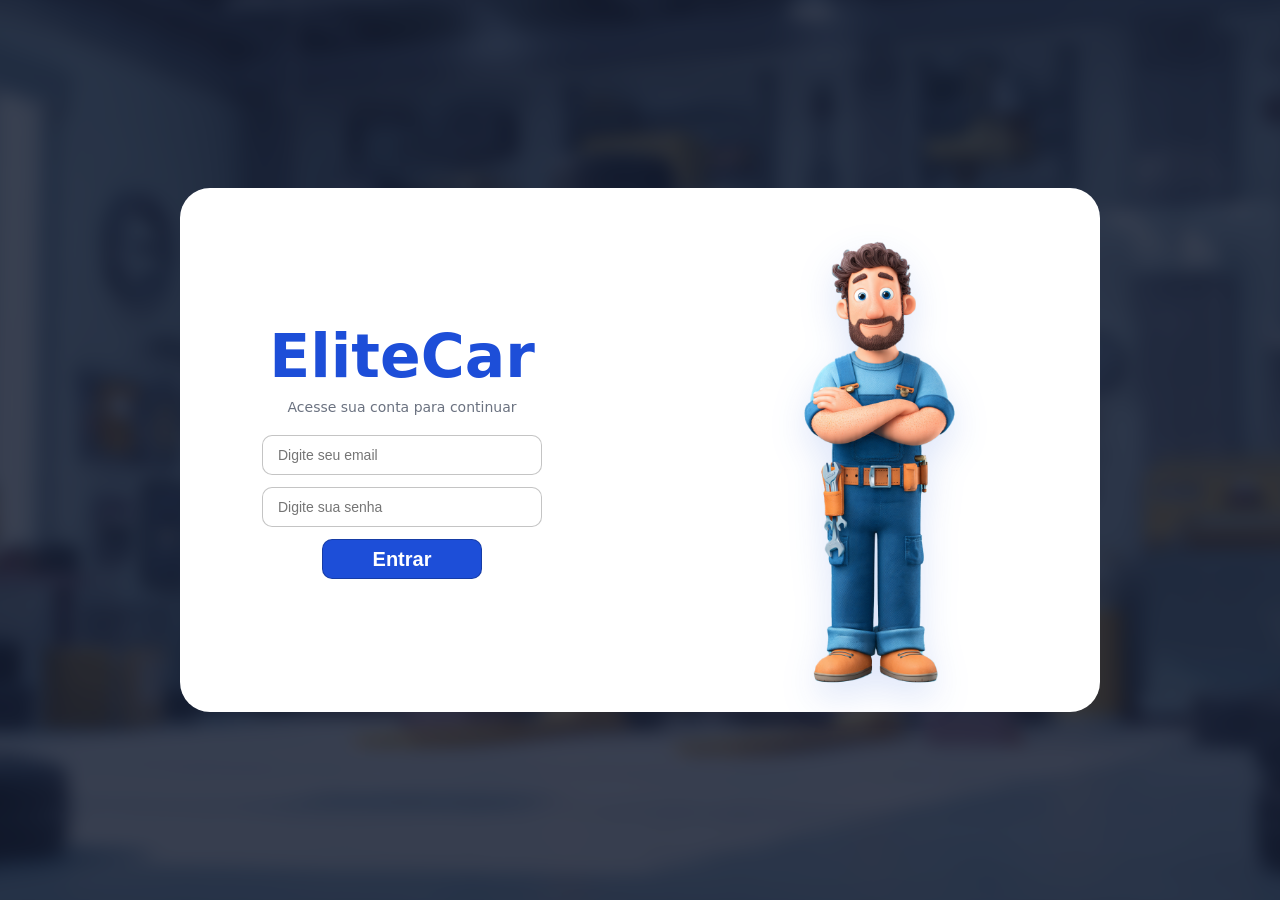
<file: index.html>
<!DOCTYPE html>
<html lang="pt-br">
<head>
    <meta charset="UTF-8">
    <meta name="viewport" content="width=device-width, initial-scale=1.0">
    <title>EliteCar</title>
    <link rel="stylesheet" href="stylesheet.css">
</head>
<body>
    <main class="container">
        <section class="login-panel">
            <form>
                <h1 id="header_title">EliteCar</h1>
                <p class="subtitle">Acesse sua conta para continuar</p>
                <div class="input_box">
                    <input id="usuario" placeholder="Digite seu email" type="email">
                </div>
                <div class="input_box">
                    <input id="senha" placeholder="Digite sua senha" type="password">
                </div>
                <button onclick="enviar()">Entrar</button>
            </form>
        </section>
        <section class="welcome-visual" aria-label="Ilustração de boas-vindas">
            <div class="character-frame">
                <img src="cute-3d-animated-cartoon-character-of-an-adult-mec.png" alt="Mascote mecânico 3D de boas-vindas">
            </div>
        </section>


        <script>
            
            function enviar(){

                const mec_usuario = "gabriellopes12300@gmail.com"
                const mec_senha = "@Ga20050808"

                const mec_usuario2 = "joaobaitola@gmail.com"
                const mec_senha2 = "1234"
                event.preventDefault();
                
                const usuario = document.querySelector("#usuario").value
                const senha = document.querySelector("#senha").value

                if (usuario == '' || usuario == null || senha == '' || senha == null){
                    alert("Digite um nome de usuário e senha")
                }

                else if (usuario == mec_usuario && senha == mec_senha ){
                    window.location.href = "Test.html";
                }

                else if (usuario == mec_usuario2 && senha == mec_senha2 ){
                    window.location.href = "Test.html";
                }
                else{
                    alert("Usuário ou senha incorretos")
                }

                console.log(usuario, senha)
            }



        </script>
    </main>
</body>
</html>
</file>
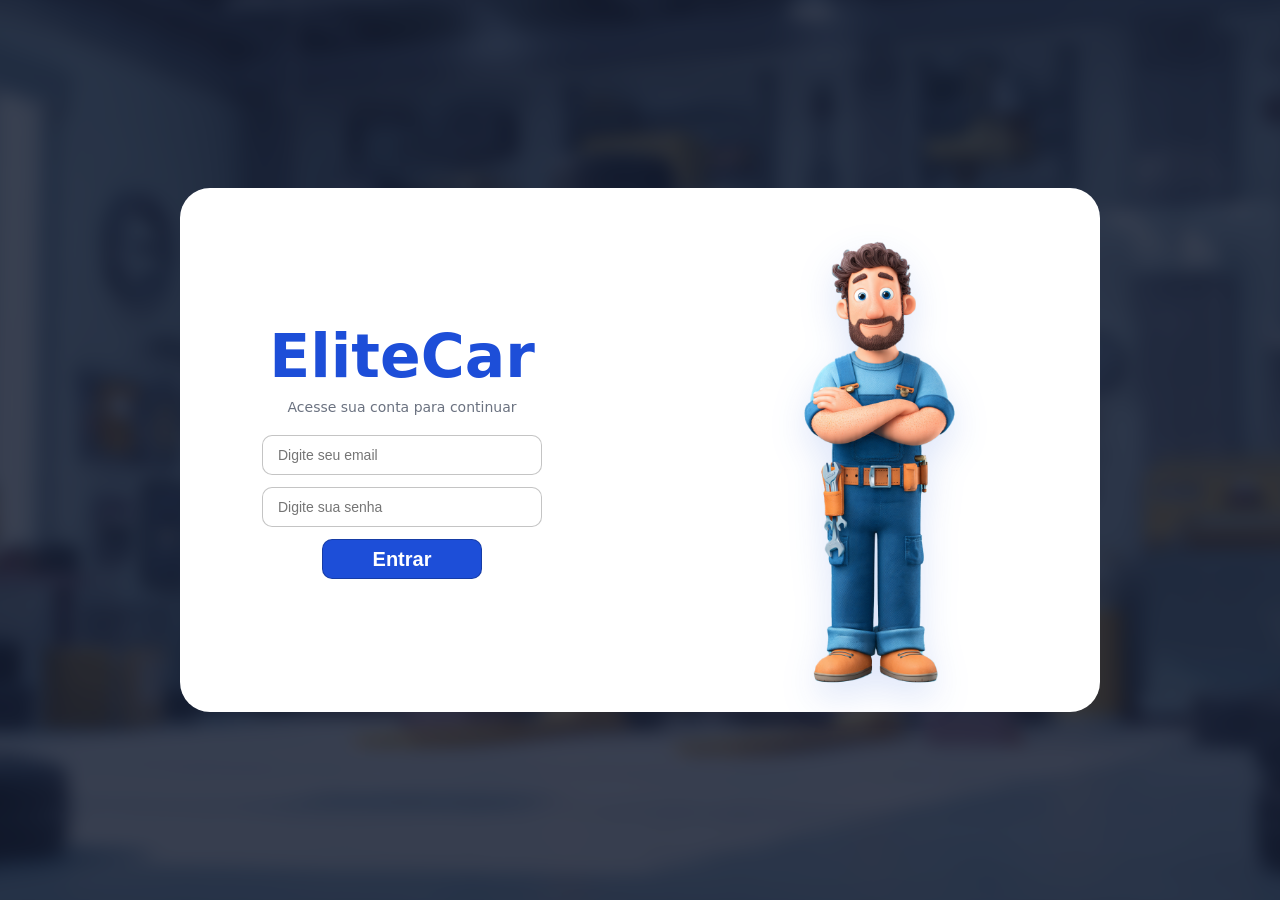
<file: login.html>
<!DOCTYPE html>
<html lang="pt-br">
<head>
    <meta charset="UTF-8">
    <meta name="viewport" content="width=device-width, initial-scale=1.0">
    <title>EliteCar</title>
    <link rel="stylesheet" href="stylesheet.css">
</head>
<body>
    <main class="container">
        <section class="login-panel">
            <form>
                <h1 id="header_title">EliteCar</h1>
                <p class="subtitle">Acesse sua conta para continuar</p>
                <div class="input_box">
                    <input id="usuario" placeholder="Digite seu email" type="email">
                </div>
                <div class="input_box">
                    <input id="senha" placeholder="Digite sua senha" type="password">
                </div>
                <button onclick="enviar()">Entrar</button>
            </form>
        </section>
        <section class="welcome-visual" aria-label="Ilustração de boas-vindas">
            <div class="character-frame">
                <img src="cute-3d-animated-cartoon-character-of-an-adult-mec.png" alt="Mascote mecânico 3D de boas-vindas">
            </div>
        </section>


        <script>
            
            function enviar(){

                const mec_usuario = "gabriellopes12300@gmail.com"
                const mec_senha = "@Ga20050808"
                event.preventDefault();
                
                const usuario = document.querySelector("#usuario").value
                const senha = document.querySelector("#senha").value

                if (usuario == '' || usuario == null || senha == '' || senha == null){
                    alert("Digite um nome de usuário e senha")
                }

                else if (usuario == mec_usuario && senha == mec_senha ){
                    window.location.href = "Test.html";
                }
                else{
                    alert("Usuário ou senha incorretos")
                }

                console.log(usuario, senha)
            }



        </script>
    </main>
</body>
</html>
</file>
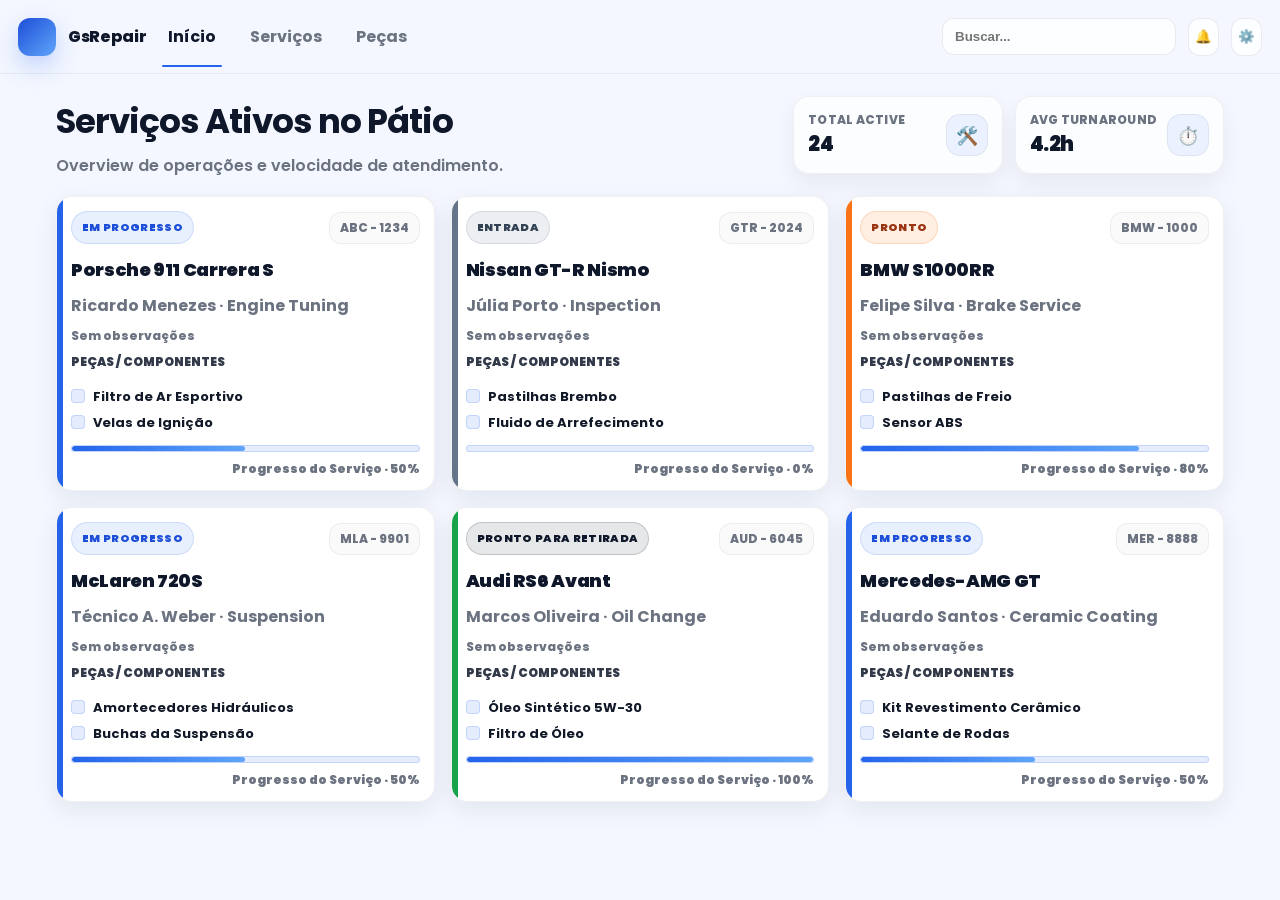
<file: Test.html>
<!doctype html>
<html lang="pt-br">
<head>
  <meta charset="UTF-8" />
  <meta name="viewport" content="width=device-width, initial-scale=1.0" />
  <title>Gestão de Veículos, Peças e Manutenções</title>
  <link rel="preconnect" href="https://fonts.googleapis.com" />
  <link rel="preconnect" href="https://fonts.gstatic.com" crossorigin />
  <link href="https://fonts.googleapis.com/css2?family=Poppins:wght@400;600;700;800;900&display=swap" rel="stylesheet" />
  <style>
    :root {
      --bg: #f4f7ff;
      --card: #ffffff;
      --text: #0f172a;
      --muted: #6b7280;
      --blue: #1d4ed8;
      --blue-2: #2563eb;
      --shadow: 0 8px 24px rgba(15, 23, 42, 0.08);
      --radius: 16px;
    }

    * { box-sizing: border-box; }

    body {
      margin: 0;
      font-family: "Poppins", ui-sans-serif, system-ui, -apple-system, Segoe UI, Roboto, Helvetica, Arial, "Apple Color Emoji",
        "Segoe UI Emoji";
      color: var(--text);
      background: var(--bg);
    }

    .topbar {
      position: sticky;
      top: 0;
      z-index: 50;
      display: flex;
      align-items: center;
      justify-content: space-between;
      gap: 16px;
      padding: 14px 18px;
      background: rgba(244, 247, 255, 0.92);
      backdrop-filter: blur(8px);
      border-bottom: 1px solid rgba(15, 23, 42, 0.06);
    }

    .brand {
      display: flex;
      align-items: center;
      gap: 12px;
      font-weight: 800;
      letter-spacing: -0.02em;
      white-space: nowrap;
    }

    .brand-badge {
      width: 38px;
      height: 38px;
      border-radius: 12px;
      background: linear-gradient(135deg, var(--blue), #60a5fa);
      box-shadow: 0 10px 24px rgba(37, 99, 235, 0.25);
    }

    .nav {
      display: flex;
      align-items: center;
      gap: 22px;
      flex: 1;
    }

    .nav-link {
      position: relative;
      text-decoration: none;
      color: var(--muted);
      font-weight: 700;
      padding: 10px 6px;
      border-radius: 10px;
      transition: color 120ms ease, background 120ms ease;
    }

    .nav-link:hover {
      background: rgba(37, 99, 235, 0.08);
      color: var(--text);
    }

    .nav-link.active {
      color: var(--text);
    }

    .nav-link.active::after {
      content: "";
      position: absolute;
      left: 0;
      right: 0;
      bottom: -8px;
      height: 2px;
      background: var(--blue-2);
      border-radius: 999px;
    }

    .topbar-right {
      display: flex;
      align-items: center;
      gap: 12px;
      justify-content: flex-end;
      min-width: 320px;
    }

    .search {
      width: 100%;
      max-width: 360px;
      border-radius: 12px;
      background: rgba(255, 255, 255, 0.8);
      border: 1px solid rgba(15, 23, 42, 0.08);
      padding: 10px 12px;
      outline: none;
      font-weight: 600;
      color: var(--text);
    }

    .icon-btn {
      width: 38px;
      height: 38px;
      border-radius: 12px;
      border: 1px solid rgba(15, 23, 42, 0.08);
      background: rgba(255, 255, 255, 0.8);
      display: inline-flex;
      align-items: center;
      justify-content: center;
      cursor: pointer;
      transition: transform 120ms ease;
    }

    .icon-btn:active { transform: scale(0.98); }

    main {
      max-width: 1200px;
      margin: 22px auto;
      padding: 0 16px 40px;
    }

    .page-head {
      display: flex;
      align-items: flex-start;
      justify-content: space-between;
      gap: 18px;
      margin: 10px 0 18px;
    }

    .page-title h1 {
      margin: 0;
      font-size: 34px;
      letter-spacing: -0.03em;
    }

    .page-title p {
      margin: 6px 0 0;
      color: var(--muted);
      font-weight: 600;
    }

    .kpis {
      display: grid;
      grid-template-columns: 1fr 1fr;
      gap: 12px;
      min-width: 270px;
    }

    .kpi {
      background: rgba(255, 255, 255, 0.72);
      border: 1px solid rgba(15, 23, 42, 0.06);
      border-radius: 16px;
      padding: 14px 14px;
      box-shadow: 0 10px 22px rgba(15, 23, 42, 0.06);
      display: flex;
      align-items: center;
      justify-content: space-between;
      gap: 10px;
    }

    .kpi .label {
      color: var(--muted);
      font-weight: 800;
      font-size: 12px;
      letter-spacing: 0.02em;
      text-transform: uppercase;
    }

    .kpi .value {
      font-size: 20px;
      font-weight: 900;
      letter-spacing: -0.02em;
    }

    .kpi .icon {
      width: 42px;
      height: 42px;
      border-radius: 14px;
      display: inline-flex;
      align-items: center;
      justify-content: center;
      font-size: 18px;
      border: 1px solid rgba(15, 23, 42, 0.06);
      background: rgba(37, 99, 235, 0.08);
    }

    .section { display: none; }
    .section.active { display: block; }

    .cards-grid {
      display: grid;
      grid-template-columns: repeat(3, minmax(0, 1fr));
      gap: 16px;
    }

    @media (max-width: 980px) {
      .topbar-right { min-width: auto; }
      .cards-grid { grid-template-columns: repeat(2, minmax(0, 1fr)); }
      .page-title h1 { font-size: 28px; }
    }

    @media (max-width: 640px) {
      .nav { justify-content: flex-start; overflow: auto; }
      .topbar { flex-wrap: wrap; }
      .topbar-right { width: 100%; }
      .search { max-width: none; }
      .cards-grid { grid-template-columns: 1fr; }
      .kpis { grid-template-columns: 1fr; }
    }

    .card {
      background: var(--card);
      border-radius: var(--radius);
      box-shadow: var(--shadow);
      border: 1px solid rgba(15, 23, 42, 0.06);
      overflow: hidden;
      position: relative;
      cursor: pointer;
      transition: transform 160ms ease, box-shadow 160ms ease, border-color 160ms ease;
    }

    .card:hover {
      transform: translateY(-2px);
      box-shadow: 0 12px 28px rgba(15, 23, 42, 0.12);
      border-color: rgba(37, 99, 235, 0.18);
    }

    .card:active {
      transform: translateY(-1px) scale(0.995);
    }

    .card:focus-visible {
      outline: 3px solid rgba(37, 99, 235, 0.35);
      outline-offset: 2px;
    }

    .card::before {
      content: "";
      position: absolute;
      left: 0;
      top: 0;
      bottom: 0;
      width: 6px;
      background: #2563eb;
    }

    .card.card-blue::before { background: #2563eb; }
    .card.card-gray::before { background: #64748b; }
    .card.card-green::before { background: #16a34a; }
    .card.card-orange::before { background: #f97316; }
    .card.card-red::before { background: #ef4444; }

    .card-inner {
      padding: 14px 14px 12px;
      display: flex;
      flex-direction: column;
      gap: 10px;
    }

    .card-top {
      display: flex;
      align-items: center;
      justify-content: space-between;
      gap: 10px;
    }

    .pill {
      font-weight: 900;
      font-size: 11px;
      text-transform: uppercase;
      padding: 7px 10px;
      border-radius: 999px;
      border: 1px solid rgba(15, 23, 42, 0.06);
      background: rgba(15, 23, 42, 0.03);
      color: var(--text);
      letter-spacing: 0.03em;
      white-space: nowrap;
    }

    .pill.progress {
      background: rgba(37, 99, 235, 0.1);
      color: #1d4ed8;
      border-color: rgba(37, 99, 235, 0.15);
    }

    .pill.incoming {
      background: rgba(100, 116, 139, 0.12);
      color: #334155;
      border-color: rgba(100, 116, 139, 0.18);
    }

    .pill.ready {
      background: rgba(249, 115, 22, 0.12);
      color: #9a3412;
      border-color: rgba(249, 115, 22, 0.20);
    }

    .pill.done {
      background: rgba(22, 163, 74, 0.12);
      color: #14532d;
      border-color: rgba(22, 163, 74, 0.20);
    }

    .pill.pickup {
      background: rgba(15, 23, 42, 0.10);
      color: #0f172a;
      border-color: rgba(15, 23, 42, 0.18);
    }

    .badge-mini {
      font-weight: 800;
      font-size: 12px;
      color: var(--muted);
      border: 1px solid rgba(15, 23, 42, 0.06);
      background: rgba(15, 23, 42, 0.02);
      padding: 6px 10px;
      border-radius: 12px;
      white-space: nowrap;
    }

    .vehicle-title {
      margin: 2px 0 0;
      font-size: 18px;
      letter-spacing: -0.02em;
      font-weight: 950;
    }

    .card-meta {
      color: var(--muted);
      font-weight: 700;
      display: flex;
      align-items: center;
      gap: 10px;
      flex-wrap: wrap;
    }

    .card-notes {
      color: var(--muted);
      font-weight: 750;
      font-size: 12px;
      line-height: 1.25;
      margin-top: 0;
      word-break: break-word;
    }

    .parts-title {
      font-weight: 950;
      font-size: 12px;
      text-transform: uppercase;
      color: #0f172a;
      opacity: 0.85;
    }

    .parts {
      display: flex;
      flex-direction: column;
      gap: 6px;
      margin-top: 6px;
    }

    .parts .part {
      display: flex;
      align-items: flex-start;
      gap: 8px;
      color: #111827;
      font-weight: 650;
      font-size: 13px;
      cursor: pointer;
      user-select: none;
      transition: opacity 120ms ease, color 120ms ease;
    }

    .parts .part.checked {
      color: #64748b;
      text-decoration: line-through;
      opacity: 0.9;
    }

    .dot {
      width: 14px;
      height: 14px;
      border-radius: 4px;
      background: rgba(37, 99, 235, 0.12);
      border: 1px solid rgba(37, 99, 235, 0.18);
      margin-top: 2px;
      flex: 0 0 auto;
    }

    .parts .part.checked .dot {
      background: #16a34a;
      border-color: #16a34a;
      box-shadow: inset 0 0 0 2px #ecfdf5;
    }

    .time-row {
      display: flex;
      align-items: center;
      justify-content: space-between;
      gap: 12px;
      margin-top: 2px;
      display: none;
    }

    .time-row .time {
      color: var(--muted);
      font-weight: 800;
      font-size: 12px;
    }

    .chev {
      width: 32px;
      height: 32px;
      border-radius: 12px;
      border: 1px solid rgba(15, 23, 42, 0.08);
      background: rgba(15, 23, 42, 0.02);
      display: inline-flex;
      align-items: center;
      justify-content: center;
      font-weight: 900;
      color: #334155;
      flex: 0 0 auto;
    }

    .progress-block {
      margin-top: 2px;
      display: flex;
      flex-direction: column;
      gap: 8px;
    }

    .progress-bar {
      height: 7px;
      border-radius: 999px;
      background: rgba(37, 99, 235, 0.12);
      overflow: hidden;
      border: 1px solid rgba(37, 99, 235, 0.18);
    }

    .progress-fill {
      height: 100%;
      width: 50%;
      background: linear-gradient(90deg, var(--blue-2), #60a5fa);
      border-radius: 999px;
    }

    .progress-meta {
      display: flex;
      align-items: center;
      justify-content: flex-end;
      color: var(--muted);
      font-weight: 900;
      font-size: 12px;
    }

    .section-grid {
      display: grid;
      grid-template-columns: 1.2fr 0.8fr;
      gap: 16px;
      align-items: start;
    }

    @media (max-width: 980px) {
      .section-grid { grid-template-columns: 1fr; }
    }

    .panel {
      background: rgba(255, 255, 255, 0.78);
      border: 1px solid rgba(15, 23, 42, 0.06);
      border-radius: var(--radius);
      box-shadow: 0 10px 24px rgba(15, 23, 42, 0.06);
      padding: 16px;
    }

    .panel h2 {
      margin: 0 0 8px;
      font-size: 16px;
      letter-spacing: -0.01em;
    }

    .panel p {
      margin: 0 0 14px;
      color: var(--muted);
      font-weight: 700;
    }

    .list {
      margin: 0;
      padding-left: 16px;
      color: #111827;
      font-weight: 700;
    }

    .list li { margin: 7px 0; }

    .cta {
      display: flex;
      align-items: center;
      justify-content: space-between;
      gap: 12px;
      background: linear-gradient(135deg, rgba(37, 99, 235, 0.10), rgba(96, 165, 250, 0.10));
      border: 1px solid rgba(37, 99, 235, 0.18);
      padding: 12px 14px;
      border-radius: 14px;
    }

    .cta strong { font-size: 14px; }

    .btn {
      border: 0;
      background: var(--blue-2);
      color: #fff;
      font-weight: 900;
      padding: 10px 12px;
      border-radius: 12px;
      cursor: pointer;
      box-shadow: 0 10px 22px rgba(37, 99, 235, 0.25);
    }

    .btn.secondary {
      background: rgba(15, 23, 42, 0.06);
      color: var(--text);
      box-shadow: none;
      border: 1px solid rgba(15, 23, 42, 0.12);
    }

    .muted-note {
      margin-top: 10px;
      color: var(--muted);
      font-weight: 700;
      font-size: 12px;
    }

    .modal-overlay {
      position: fixed;
      inset: 0;
      background: rgba(15, 23, 42, 0.48);
      z-index: 1000;
      display: flex;
      justify-content: center;
      align-items: center;
      padding: 18px;
    }

    .modal-overlay[hidden] {
      display: none !important;
    }

    .modal-panel {
      width: min(460px, 100%);
      margin-top: 0;
      background: rgba(255, 255, 255, 0.92);
      border: 1px solid rgba(15, 23, 42, 0.08);
      border-radius: 18px;
      box-shadow: 0 24px 60px rgba(15, 23, 42, 0.28);
      overflow: hidden;
      backdrop-filter: blur(10px);
    }

    .modal-header {
      padding: 16px 16px 12px;
      display: flex;
      align-items: flex-start;
      justify-content: space-between;
      gap: 12px;
      border-bottom: 1px solid rgba(15, 23, 42, 0.06);
    }

    .modal-header h2 {
      margin: 8px 0 0;
      font-size: 18px;
      letter-spacing: -0.02em;
      line-height: 1.2;
    }

    .modal-meta {
      margin-top: 6px;
      color: var(--muted);
      font-weight: 800;
      font-size: 13px;
    }

    .modal-body {
      padding: 14px 16px 6px;
    }

    .modal-body label {
      display: block;
      margin-top: 12px;
      color: var(--muted);
      font-weight: 900;
      font-size: 12px;
      letter-spacing: 0.02em;
      text-transform: uppercase;
    }

    .modal-body textarea {
      width: 100%;
      min-height: 110px;
      resize: vertical;
      margin-top: 6px;
      border-radius: 14px;
      padding: 10px 12px;
      border: 1px solid rgba(15, 23, 42, 0.10);
      background: rgba(255, 255, 255, 0.82);
      outline: none;
      font-weight: 650;
      color: var(--text);
      line-height: 1.3;
    }

    .modal-body select {
      width: 100%;
      margin-top: 6px;
      border-radius: 14px;
      padding: 10px 12px;
      border: 1px solid rgba(15, 23, 42, 0.10);
      background: rgba(255, 255, 255, 0.82);
      outline: none;
      font-weight: 800;
      color: var(--text);
    }

    .modal-footer {
      padding: 12px 16px 16px;
      display: flex;
      justify-content: flex-end;
      gap: 12px;
    }

    .modal-panel .btn.secondary {
      border-color: rgba(15, 23, 42, 0.16);
    }
  </style>
</head>
<body>
  <header class="topbar">
    <div class="brand">
      <span class="brand-badge" aria-hidden="true"></span>
      <span>GsRepair</span>
    </div>

    <nav class="nav" aria-label="Navegação principal">
      <a href="#" class="nav-link active" data-section="home">Início</a>
      <a href="#" class="nav-link" data-section="services">Serviços</a>
      <a href="#" class="nav-link" data-section="parts">Peças</a>
    </nav>

    <div class="topbar-right">
      <input class="search" type="search" placeholder="Buscar..." aria-label="Buscar" />
      <button class="icon-btn" type="button" aria-label="Notificações">🔔</button>
      <button class="icon-btn" type="button" aria-label="Configurações">⚙️</button>
    </div>
  </header>

  <main>
    <section id="home" class="section active">
      <div class="page-head">
        <div class="page-title">
          <h1>Serviços Ativos no Pátio</h1>
          <p>Overview de operações e velocidade de atendimento.</p>
        </div>

        <div class="kpis" aria-label="Indicadores">
          <div class="kpi">
            <div>
              <div class="label">Total Active</div>
              <div class="value">24</div>
            </div>
            <div class="icon" aria-hidden="true">🛠️</div>
          </div>
          <div class="kpi">
            <div>
              <div class="label">Avg Turnaround</div>
              <div class="value">4.2h</div>
            </div>
            <div class="icon" aria-hidden="true">⏱️</div>
          </div>
        </div>
      </div>

      <div class="cards-grid">
        <article class="card card-blue" role="button" tabindex="0" data-card-id="svc-1" data-vehicle="Porsche 911 Carrera S" data-workorder="ABC - 1234" data-status="Em Progresso">
          <div class="card-inner">
            <div class="card-top">
              <div class="pill progress">Em Progresso</div>
              <div class="badge-mini">ABC - 1234</div>
            </div>

            <div class="vehicle-title">Porsche 911 Carrera S</div>
            <div class="card-meta">Ricardo Menezes · Engine Tuning</div>
            <div class="card-notes" data-notes="">Sem observações</div>

            <div class="parts-title">Peças / Componentes</div>
            <div class="parts">
              <div class="part"><span class="dot" aria-hidden="true"></span>Filtro de Ar Esportivo</div>
              <div class="part"><span class="dot" aria-hidden="true"></span>Velas de Ignição</div>
            </div>

            <div class="progress-block">
              <div class="progress-bar" role="progressbar" aria-valuenow="65" aria-valuemin="0" aria-valuemax="100">
                <div class="progress-fill" style="width: 65%"></div>
              </div>
              <div class="progress-meta">Service Progress · 65%</div>
            </div>

            <div class="time-row">
              <div class="time">2h 15m since entry</div>
              <div class="chev" aria-hidden="true">›</div>
            </div>
          </div>
        </article>

        <article class="card card-gray" role="button" tabindex="0" data-card-id="svc-2" data-vehicle="Nissan GT-R Nismo" data-workorder="GTR - 2024" data-status="Entrada">
          <div class="card-inner">
            <div class="card-top">
              <div class="pill incoming">Entrada</div>
              <div class="badge-mini">GTR - 2024</div>
            </div>

            <div class="vehicle-title">Nissan GT-R Nismo</div>
            <div class="card-meta">Júlia Porto · Inspection</div>
            <div class="card-notes" data-notes="">Sem observações</div>

            <div class="parts-title">Peças / Componentes</div>
            <div class="parts">
              <div class="part"><span class="dot" aria-hidden="true"></span>Pastilhas Brembo</div>
              <div class="part"><span class="dot" aria-hidden="true"></span>Fluido de Arrefecimento</div>
            </div>

            <div class="progress-block">
              <div class="progress-bar" role="progressbar" aria-valuenow="5" aria-valuemin="0" aria-valuemax="100">
                <div class="progress-fill" style="width: 5%"></div>
              </div>
              <div class="progress-meta">Awaiting Bay Assignment · 5%</div>
            </div>

            <div class="time-row">
              <div class="time">12m since entry</div>
              <div class="chev" aria-hidden="true">›</div>
            </div>
          </div>
        </article>

        <article class="card card-orange" role="button" tabindex="0" data-card-id="svc-3" data-vehicle="BMW S1000RR" data-workorder="BMW - 1000" data-status="Pronto">
          <div class="card-inner">
            <div class="card-top">
              <div class="pill ready">Pronto</div>
              <div class="badge-mini">BMW - 1000</div>
            </div>

            <div class="vehicle-title">BMW S1000RR</div>
            <div class="card-meta">Felipe Silva · Brake Service</div>
            <div class="card-notes" data-notes="">Sem observações</div>

            <div class="parts-title">Peças / Componentes</div>
            <div class="parts">
              <div class="part"><span class="dot" aria-hidden="true"></span>Pastilhas de Freio</div>
              <div class="part"><span class="dot" aria-hidden="true"></span>Sensor ABS</div>
            </div>

            <div class="progress-block">
              <div class="progress-bar" role="progressbar" aria-valuenow="100" aria-valuemin="0" aria-valuemax="100">
                <div class="progress-fill" style="width: 100%"></div>
              </div>
              <div class="progress-meta">Ready for Pickup · 100%</div>
            </div>

            <div class="time-row">
              <div class="time">Notify Customer</div>
              <div class="chev" aria-hidden="true">›</div>
            </div>
          </div>
        </article>

        <article class="card card-blue" role="button" tabindex="0" data-card-id="svc-4" data-vehicle="McLaren 720S" data-workorder="MLA - 9901" data-status="Em Progresso">
          <div class="card-inner">
            <div class="card-top">
              <div class="pill progress">Em Progresso</div>
              <div class="badge-mini">MLA - 9901</div>
            </div>

            <div class="vehicle-title">McLaren 720S</div>
            <div class="card-meta">Técnico A. Weber · Suspension</div>
            <div class="card-notes" data-notes="">Sem observações</div>

            <div class="parts-title">Peças / Componentes</div>
            <div class="parts">
              <div class="part"><span class="dot" aria-hidden="true"></span>Amortecedores Hidráulicos</div>
              <div class="part"><span class="dot" aria-hidden="true"></span>Buchas da Suspensão</div>
            </div>

            <div class="progress-block">
              <div class="progress-bar" role="progressbar" aria-valuenow="30" aria-valuemin="0" aria-valuemax="100">
                <div class="progress-fill" style="width: 30%"></div>
              </div>
              <div class="progress-meta">Service Progress · 30%</div>
            </div>

            <div class="time-row">
              <div class="time">4h 40m since entry</div>
              <div class="chev" aria-hidden="true">›</div>
            </div>
          </div>
        </article>

        <article class="card card-green" role="button" tabindex="0" data-card-id="svc-5" data-vehicle="Audi RS6 Avant" data-workorder="AUD - 6045" data-status="Pronto para Retirada">
          <div class="card-inner">
            <div class="card-top">
              <div class="pill pickup">Pronto para Retirada</div>
              <div class="badge-mini">AUD - 6045</div>
            </div>

            <div class="vehicle-title">Audi RS6 Avant</div>
            <div class="card-meta">Marcos Oliveira · Oil Change</div>
            <div class="card-notes" data-notes="">Sem observações</div>

            <div class="parts-title">Peças / Componentes</div>
            <div class="parts">
              <div class="part"><span class="dot" aria-hidden="true"></span>Óleo Sintético 5W-30</div>
              <div class="part"><span class="dot" aria-hidden="true"></span>Filtro de Óleo</div>
            </div>

            <div class="progress-block">
              <div class="progress-bar" role="progressbar" aria-valuenow="100" aria-valuemin="0" aria-valuemax="100">
                <div class="progress-fill" style="width: 100%"></div>
              </div>
              <div class="progress-meta">Completed · 100%</div>
            </div>

            <div class="time-row">
              <div class="time">Invoiced 1h ago</div>
              <div class="chev" aria-hidden="true">›</div>
            </div>
          </div>
        </article>

        <article class="card card-blue" role="button" tabindex="0" data-card-id="svc-6" data-vehicle="Mercedes-AMG GT" data-workorder="MER - 8888" data-status="Em Progresso">
          <div class="card-inner">
            <div class="card-top">
              <div class="pill progress">Em Progresso</div>
              <div class="badge-mini">MER - 8888</div>
            </div>

            <div class="vehicle-title">Mercedes-AMG GT</div>
            <div class="card-meta">Eduardo Santos · Ceramic Coating</div>
            <div class="card-notes" data-notes="">Sem observações</div>

            <div class="parts-title">Peças / Componentes</div>
            <div class="parts">
              <div class="part"><span class="dot" aria-hidden="true"></span>Kit Revestimento Cerâmico</div>
              <div class="part"><span class="dot" aria-hidden="true"></span>Selante de Rodas</div>
            </div>

            <div class="progress-block">
              <div class="progress-bar" role="progressbar" aria-valuenow="82" aria-valuemin="0" aria-valuemax="100">
                <div class="progress-fill" style="width: 82%"></div>
              </div>
              <div class="progress-meta">Service Progress · 82%</div>
            </div>

            <div class="time-row">
              <div class="time">6h 10m since entry</div>
              <div class="chev" aria-hidden="true">›</div>
            </div>
          </div>
        </article>
      </div>
    </section>

    <section id="services" class="section">
      <div class="page-head">
        <div class="page-title">
          <h1>Serviços</h1>
          <p>Organize atendimentos por status e responsável.</p>
        </div>
        <div class="kpis">
          <div class="kpi">
            <div>
              <div class="label">Em Progresso</div>
              <div class="value">18</div>
            </div>
            <div class="icon" aria-hidden="true">🔵</div>
          </div>
          <div class="kpi">
            <div>
              <div class="label">Prontos</div>
              <div class="value">6</div>
            </div>
            <div class="icon" aria-hidden="true">🟠</div>
          </div>
        </div>
      </div>

      <div class="section-grid">
        <div class="panel">
          <h2>Fila de trabalho (exemplo)</h2>
          <p>Esta área pode virar uma lista com filtro, detalhes e ações.</p>
          <ul class="list">
            <li>ABC - 1234 · Porsche · Em Progresso</li>
            <li>GTR - 2024 · Nissan · Entrada</li>
            <li>BMW - 1000 · BMW · Pronto</li>
            <li>MLA - 9901 · McLaren · Em Progresso</li>
            <li>AUD - 6045 · Audi · Pronto para Retirada</li>
            <li>MER - 8888 · Mercedes · Em Progresso</li>
          </ul>
        </div>

        <div class="panel">
          <h2>Atalhos</h2>
          <p>Opções comuns para o mecânico.</p>
          <div class="cta">
            <strong>Novo Work Order</strong>
            <button class="btn" type="button">Criar</button>
          </div>
          <div class="muted-note">Dica: depois conecte isso ao seu backend/BD.</div>
        </div>
      </div>
    </section>

    <section id="parts" class="section">
      <div class="page-head">
        <div class="page-title">
          <h1>Peças</h1>
          <p>Controle de estoque e reposição.</p>
        </div>
        <div class="kpis">
          <div class="kpi">
            <div>
              <div class="label">Em estoque</div>
              <div class="value">142</div>
            </div>
            <div class="icon" aria-hidden="true">📦</div>
          </div>
          <div class="kpi">
            <div>
              <div class="label">Baixo estoque</div>
              <div class="value">9</div>
            </div>
            <div class="icon" aria-hidden="true">⚠️</div>
          </div>
        </div>
      </div>

      <div class="section-grid">
        <div class="panel">
          <h2>Itens críticos (exemplo)</h2>
          <p>Priorize reposição para evitar atrasos.</p>
          <ul class="list">
            <li>Pastilhas Brembo · 3 un</li>
            <li>Filtro de óleo · 2 un</li>
            <li>Sensor ABS · 1 un</li>
            <li>Selante de rodas · 4 un</li>
          </ul>
        </div>

        <div class="panel">
          <h2>Atalhos</h2>
          <p>Fluxos que você pode implementar.</p>
          <div class="cta">
            <strong>Registrar entrada</strong>
            <button class="btn secondary" type="button">Dar baixa</button>
          </div>
          <div class="muted-note">Depois conecte com cadastro de fornecedores.</div>
        </div>
      </div>
    </section>
  </main>

  <div id="cardModalOverlay" class="modal-overlay" hidden>
    <div class="modal-panel" role="dialog" aria-modal="true" aria-labelledby="modalTitle">
      <div class="modal-header">
        <div>
          <div class="badge-mini" id="modalWorkOrder"></div>
          <h2 id="modalTitle"></h2>
          <div class="modal-meta" id="modalMeta"></div>
        </div>
        <button id="modalClose" class="icon-btn" type="button" aria-label="Fechar">✕</button>
      </div>

      <div class="modal-body">
        <label for="modalNotes">Observações</label>
        <textarea id="modalNotes" placeholder="Descreva o que foi feito / observado..."></textarea>

        <label for="modalStatusSelect">Status do veículo</label>
        <select id="modalStatusSelect">
          <option value="Entrada">Entrada</option>
          <option value="Em Progresso">Em Progresso</option>
          <option value="Pronto">Pronto</option>
          <option value="Pronto para Retirada">Pronto para Retirada</option>
        </select>
      </div>

      <div class="modal-footer">
        <button id="modalCancel" class="btn secondary" type="button">Cancelar</button>
        <button id="modalSave" class="btn" type="button">Salvar</button>
      </div>
    </div>
  </div>

  <script>
    const navLinks = document.querySelectorAll(".nav-link");
    const sections = document.querySelectorAll(".section");

    function showSection(id) {
      sections.forEach((s) => s.classList.toggle("active", s.id === id));
      navLinks.forEach((a) => a.classList.toggle("active", a.dataset.section === id));
    }

    navLinks.forEach((link) => {
      link.addEventListener("click", (e) => {
        e.preventDefault();
        showSection(link.dataset.section);
      });
    });

    // ===== Modal flutuante dos cards (observações + status) =====
    const overlay = document.getElementById("cardModalOverlay");
    const modalClose = document.getElementById("modalClose");
    const modalCancel = document.getElementById("modalCancel");
    const modalSave = document.getElementById("modalSave");

    const modalTitle = document.getElementById("modalTitle");
    const modalWorkOrder = document.getElementById("modalWorkOrder");
    const modalMeta = document.getElementById("modalMeta");
    const modalNotes = document.getElementById("modalNotes");
    const modalStatusSelect = document.getElementById("modalStatusSelect");

    const statusConfig = {
      Entrada: { pillClass: "incoming", pillText: "Entrada", progress: 0 },
      "Em Progresso": { pillClass: "progress", pillText: "Em Progresso", progress: 50 },
      Pronto: { pillClass: "ready", pillText: "Pronto", progress: 80 },
      "Pronto para Retirada": { pillClass: "pickup", pillText: "Pronto para Retirada", progress: 100 },
    };

    let currentCard = null;
    let lastFocus = null;

    function setOverlayVisible(visible) {
      if (visible) overlay.removeAttribute("hidden");
      else overlay.setAttribute("hidden", "");
    }

    function closeModal() {
      setOverlayVisible(false);
      document.body.style.overflow = "";
      if (lastFocus && typeof lastFocus.focus === "function") {
        lastFocus.focus();
      }
      currentCard = null;
    }

    function syncCardProgress(card, status) {
      const config = statusConfig[status] || statusConfig["Em Progresso"];
      const progressBar = card.querySelector(".progress-bar");
      const progressFill = card.querySelector(".progress-fill");
      const progressMeta = card.querySelector(".progress-meta");

      if (progressBar) progressBar.setAttribute("aria-valuenow", String(config.progress));
      if (progressFill) progressFill.style.width = `${config.progress}%`;
      if (progressMeta) progressMeta.textContent = `Progresso do Serviço · ${config.progress}%`;
    }

    function openModal(card) {
      currentCard = card;
      lastFocus = document.activeElement;

      modalWorkOrder.textContent = card.dataset.workorder || "";
      modalTitle.textContent = card.dataset.vehicle || card.querySelector(".vehicle-title")?.textContent?.trim() || "";
      modalMeta.textContent = card.querySelector(".card-meta")?.textContent?.trim() || "";

      const notesEl = card.querySelector(".card-notes");
      const notesValue = notesEl?.dataset?.notes ?? notesEl?.textContent?.trim() ?? "";
      modalNotes.value = notesValue === "Sem observações" ? "" : notesValue;

      const currentStatus = card.dataset.status || card.querySelector(".pill")?.textContent?.trim() || "Em Progresso";
      modalStatusSelect.value = statusConfig[currentStatus] ? currentStatus : "Em Progresso";

      setOverlayVisible(true);
      document.body.style.overflow = "hidden";
      modalNotes.focus();
    }

    overlay.addEventListener("click", (e) => {
      if (e.target === overlay) closeModal();
    });

    modalClose.addEventListener("click", (e) => {
      e.stopPropagation();
      closeModal();
    });
    modalCancel.addEventListener("click", (e) => {
      e.stopPropagation();
      closeModal();
    });

    modalSave.addEventListener("click", () => {
      if (!currentCard) return;

      const selectedStatus = modalStatusSelect.value;
      const config = statusConfig[selectedStatus] || statusConfig["Em Progresso"];

      // Atualiza o "pill" de status do card
      const pill = currentCard.querySelector(".pill");
      if (pill) {
        pill.className = `pill ${config.pillClass}`;
        pill.textContent = config.pillText;
      }

      currentCard.dataset.status = selectedStatus;
      syncCardProgress(currentCard, selectedStatus);

      // Atualiza observações no card
      const notesEl = currentCard.querySelector(".card-notes");
      const notesValue = modalNotes.value.trim();
      if (notesEl) {
        notesEl.dataset.notes = notesValue;
        notesEl.textContent = notesValue ? `Obs: ${notesValue}` : "Sem observações";
      }

      closeModal();
    });

    // Peças clicáveis (check/uncheck)
    document.querySelectorAll(".parts .part").forEach((part) => {
      part.setAttribute("role", "checkbox");
      part.setAttribute("tabindex", "0");
      part.setAttribute("aria-checked", "false");

      const toggleCheck = () => {
        const checked = part.classList.toggle("checked");
        part.setAttribute("aria-checked", checked ? "true" : "false");
      };

      part.addEventListener("click", (e) => {
        e.stopPropagation();
        toggleCheck();
      });

      part.addEventListener("keydown", (e) => {
        if (e.key === "Enter" || e.key === " ") {
          e.preventDefault();
          e.stopPropagation();
          toggleCheck();
        }
      });
    });

    // Cards clicáveis
    document.querySelectorAll(".card").forEach((card) => {
      const status = card.dataset.status || card.querySelector(".pill")?.textContent?.trim() || "Em Progresso";
      syncCardProgress(card, status);

      card.addEventListener("click", () => openModal(card));
      card.addEventListener("keydown", (e) => {
        if (e.key === "Enter" || e.key === " ") {
          e.preventDefault();
          openModal(card);
        }
      });
    });

    // Fecha no ESC
    document.addEventListener("keydown", (e) => {
      if (e.key === "Escape" && overlay && !overlay.hasAttribute("hidden")) {
        e.preventDefault();
        closeModal();
      }
    });
  </script>
</body>
</html>
</file>
<file: stylesheet.css>
:root {
    --bg: #f4f7ff;
    --card: #ffffff;
    --text: #0f172a;
    --muted: #6b7280;
    --blue: #1d4ed8;
    --blue-2: #2563eb;
    --shadow: 0 8px 24px rgba(15, 23, 42, 0.08);
    --radius: 16px;
  }

  /* Import all weights (100 to 900) from Google Fonts */
@import url('https://googleapis.com');

/* Apply to your elements */


  * { box-sizing: border-box; }

  body {
    margin: 0;
    font-family: "Poppins", ui-sans-serif, system-ui, -apple-system, Segoe UI, Roboto, Helvetica, Arial, "Apple Color Emoji",
      "Segoe UI Emoji";
    color: var(--text);
    background: var(--text);
    position: relative;
    overflow: hidden;
    min-height: 100vh;
    display: flex;
    align-items: center;
    justify-content: center;
  }

  body::before {
    content: "";
    position: fixed;
    inset: 0;
    background-image: url("cute-3d-animated-cartoon-style-mechanic-workshop-i.jpeg");
    background-size: cover;
    background-position: center;
    background-repeat: no-repeat;
    filter: blur(8px);
    opacity: 0.18;
    transform: scale(1.04);
    z-index: -1;
  }

  .container{
    background-color: #ffffff;
    margin: 40px;
    display: flex;
    align-items: center;
    justify-content: center;
    gap: 32px;
    border-radius: 30px;
    max-width: 920px;
    width: min(92vw, 920px);
  }

  .login-panel{
    flex: 1;
    min-width: 280px;
  }

  form{
    display: flex;
    justify-items: center;
    align-items: center;
    flex-direction: column;
    gap: 12px;
  }

  .subtitle{
    margin: -4px 0 8px;
    color: var(--muted);
    font-size: 14px;
  }

input{
    height: 40px;
    border-radius: 10px;
    border: 1px solid #0000003b;
    padding-left: 15px;
    width: 280px;
    font-size: 14px;
}

h1{
    margin: 0;
    font-size: 36px;
    color: var(--blue);
}

input:hover{
    border: 1px solid rgb(21, 68, 93);
}

input:focus{
    outline: none;
}

button{
    background-color: var(--blue);
    border-radius: 10px;
    height: 40px;
    border: 1px solid #0000003b;
    width: 160px;
    color: #ffffff;
    font-size: 20px;
    font-weight: 600;
    font-family: 'poppins', sans-serif;
    cursor: pointer;
    transition: 0.3s;
}

button:hover{
    transform: scale(1.05)
}

.input_box:hover{
    transform: scale(1.05)
    
}

.input_box{
    transition: 0.3s;
}

.welcome-visual{
    flex: 1;
    display: flex;
    justify-content: center;
    align-items: center;
}

.character-frame{
    width: 360px;
    min-height: 420px;
    border-radius: 24px;
    display: flex;
    align-items: flex-end;
    justify-content: center;
    padding: 18px 12px 0;
}

.character-frame img{
    width: min(100%, 285px);
    height: auto;
    object-fit: contain;
    filter: drop-shadow(0 14px 18px rgba(29, 78, 216, 0.15));
}

@media (max-width: 820px){
    .container{
        flex-direction: column;
        padding: 28px 20px;
        gap: 20px;
    }

    input{
        width: min(80vw, 320px);
    }

    .character-frame{
        min-height: 320px;
    }
}

#header_title{
  transition: 0.6s;
  font-size: 60px;
}

#header_title:hover{
  transform: scale(1.04);
  cursor: pointer;
}
</file>
